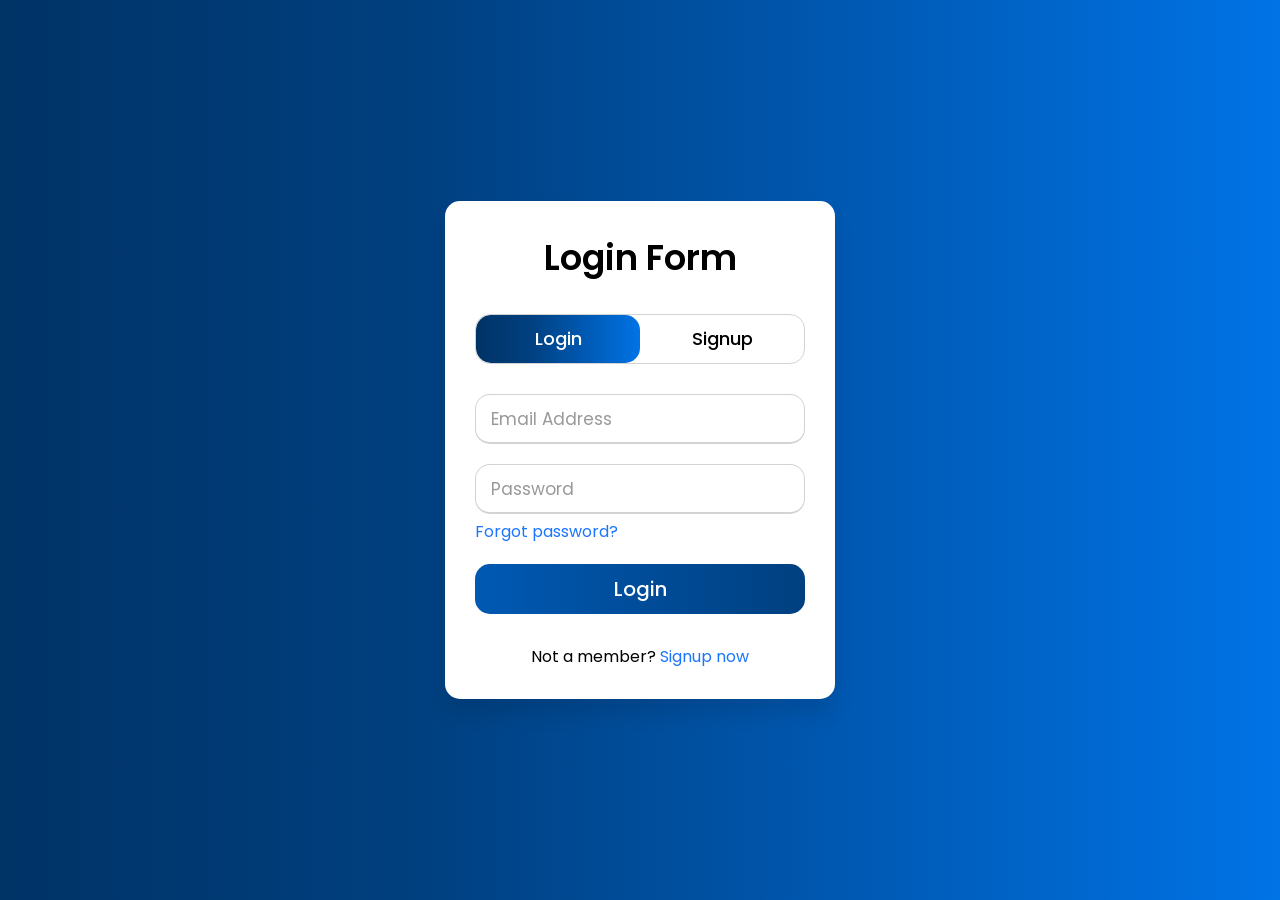
<file: login/index.html>
<!DOCTYPE html>
<html lang="id">
<head>
      <link rel="stylesheet" href="style.css" />
      <script src="script.js"></script>
<div class="wrapper">
      <div class="title-text">
        <div class="title login">Login Form</div>
        <div class="title signup">Signup Form</div>
      </div>
      <div class="form-container">
        <div class="slide-controls">
          <input type="radio" name="slide" id="login" checked>
          <input type="radio" name="slide" id="signup">
          <label for="login" class="slide login">Login</label>
          <label for="signup" class="slide signup">Signup</label>
          <div class="slider-tab"></div>
        </div>
        <div class="form-inner">
          <form action="#" class="login">
            <div class="field">
              <input type="text" placeholder="Email Address" required>
            </div>
            <div class="field">
              <input type="password" placeholder="Password" required>
            </div>
            <div class="pass-link"><a href="#">Forgot password?</a></div>
            <div class="field btn">
              <div class="btn-layer"></div>
              <input type="submit" value="Login">
            </div>
            <div class="signup-link">Not a member? <a href="">Signup now</a></div>
          </form>
          <form action="#" class="signup">
            <div class="field">
              <input type="text" placeholder="Email Address" required>
            </div>
            <div class="field">
              <input type="password" placeholder="Password" required>
            </div>
            <div class="field">
              <input type="password" placeholder="Confirm password" required>
            </div>
            <div class="field btn">
              <div class="btn-layer"></div>
              <input type="submit" value="Signup">
            </div>
          </form>
        </div>
      </div>
    </div>
</head>
</html>
</file>
<file: login/style.css>
@import url('https://fonts.googleapis.com/css?family=Poppins:400,500,600,700&display=swap');
*{
  margin: 0;
  padding: 0;
  box-sizing: border-box;
  font-family: 'Poppins', sans-serif;
}
html,body{
  display: grid;
  height: 100%;
  width: 100%;
  place-items: center;
  background: -webkit-linear-gradient(left, #003366,#004080,#0059b3
, #0073e6);
}
::selection{
  background: #1a75ff;
  color: #fff;
}
.wrapper{
  overflow: hidden;
  max-width: 390px;
  background: #fff;
  padding: 30px;
  border-radius: 15px;
  box-shadow: 0px 15px 20px rgba(0,0,0,0.1);
}
.wrapper .title-text{
  display: flex;
  width: 200%;
}
.wrapper .title{
  width: 50%;
  font-size: 35px;
  font-weight: 600;
  text-align: center;
  transition: all 0.6s cubic-bezier(0.68,-0.55,0.265,1.55);
}
.wrapper .slide-controls{
  position: relative;
  display: flex;
  height: 50px;
  width: 100%;
  overflow: hidden;
  margin: 30px 0 10px 0;
  justify-content: space-between;
  border: 1px solid lightgrey;
  border-radius: 15px;
}
.slide-controls .slide{
  height: 100%;
  width: 100%;
  color: #fff;
  font-size: 18px;
  font-weight: 500;
  text-align: center;
  line-height: 48px;
  cursor: pointer;
  z-index: 1;
  transition: all 0.6s ease;
}
.slide-controls label.signup{
  color: #000;
}
.slide-controls .slider-tab{
  position: absolute;
  height: 100%;
  width: 50%;
  left: 0;
  z-index: 0;
  border-radius: 15px;
  background: -webkit-linear-gradient(left,#003366,#004080,#0059b3
, #0073e6);
  transition: all 0.6s cubic-bezier(0.68,-0.55,0.265,1.55);
}
input[type="radio"]{
  display: none;
}
#signup:checked ~ .slider-tab{
  left: 50%;
}
#signup:checked ~ label.signup{
  color: #fff;
  cursor: default;
  user-select: none;
}
#signup:checked ~ label.login{
  color: #000;
}
#login:checked ~ label.signup{
  color: #000;
}
#login:checked ~ label.login{
  cursor: default;
  user-select: none;
}
.wrapper .form-container{
  width: 100%;
  overflow: hidden;
}
.form-container .form-inner{
  display: flex;
  width: 200%;
}
.form-container .form-inner form{
  width: 50%;
  transition: all 0.6s cubic-bezier(0.68,-0.55,0.265,1.55);
}
.form-inner form .field{
  height: 50px;
  width: 100%;
  margin-top: 20px;
}
.form-inner form .field input{
  height: 100%;
  width: 100%;
  outline: none;
  padding-left: 15px;
  border-radius: 15px;
  border: 1px solid lightgrey;
  border-bottom-width: 2px;
  font-size: 17px;
  transition: all 0.3s ease;
}
.form-inner form .field input:focus{
  border-color: #1a75ff;
  /* box-shadow: inset 0 0 3px #fb6aae; */
}
.form-inner form .field input::placeholder{
  color: #999;
  transition: all 0.3s ease;
}
form .field input:focus::placeholder{
  color: #1a75ff;
}
.form-inner form .pass-link{
  margin-top: 5px;
}
.form-inner form .signup-link{
  text-align: center;
  margin-top: 30px;
}
.form-inner form .pass-link a,
.form-inner form .signup-link a{
  color: #1a75ff;
  text-decoration: none;
}
.form-inner form .pass-link a:hover,
.form-inner form .signup-link a:hover{
  text-decoration: underline;
}
form .btn{
  height: 50px;
  width: 100%;
  border-radius: 15px;
  position: relative;
  overflow: hidden;
}
form .btn .btn-layer{
  height: 100%;
  width: 300%;
  position: absolute;
  left: -100%;
  background: -webkit-linear-gradient(right,#003366,#004080,#0059b3
, #0073e6);
  border-radius: 15px;
  transition: all 0.4s ease;;
}
form .btn:hover .btn-layer{
  left: 0;
}
form .btn input[type="submit"]{
  height: 100%;
  width: 100%;
  z-index: 1;
  position: relative;
  background: none;
  border: none;
  color: #fff;
  padding-left: 0;
  border-radius: 15px;
  font-size: 20px;
  font-weight: 500;
  cursor: pointer;
}
</file>
